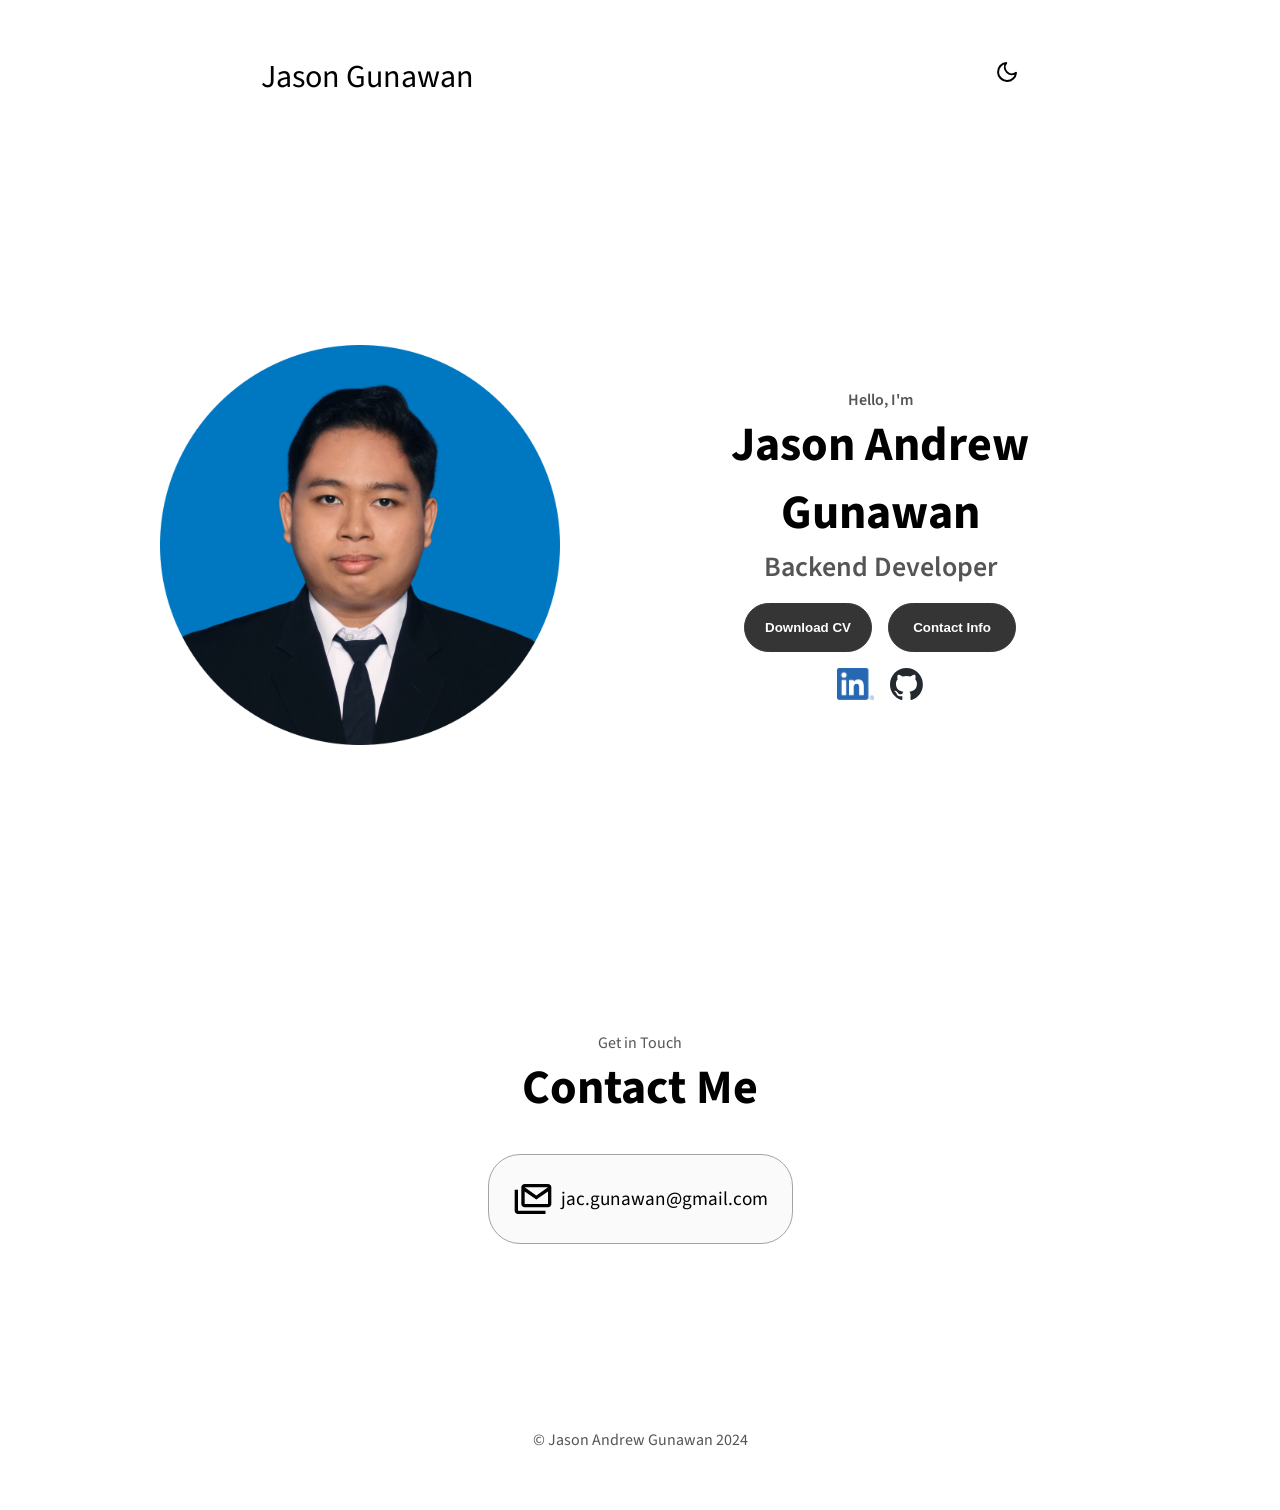
<file: index.html>
<!DOCTYPE html>
<html lang="en">
  <head>
    <meta charset="UTF-8" />
    <meta http-equiv="X-UA-Compatible" content="IE=edge" />
    <meta name="viewport" content="width=device-width, initial-scale=1.0" />
    <title>Portfolio</title>
    <link
      id="favicon"
      rel="icon"
      href="assets/favicon-light.ico"
      type="image/x-icon"
    />
    <link rel="stylesheet" href="css/styles.css" />
    <link rel="stylesheet" href="css/mediaqueries.css" />
  </head>
  <body>
    <nav id="desktop-nav">
      <div class="logo">Jason Gunawan</div>
      <div>
        <ul class="nav-links">
          <li id="theme-toggle">
            <svg
              xmlns="http://www.w3.org/2000/svg"
              width="24"
              height="24"
              viewBox="0 0 24 24"
              fill="none"
              stroke="currentColor"
              stroke-width="2"
              stroke-linecap="round"
              stroke-linejoin="round"
              class="theme-icon"
            >
              <path d="M21 12.79A9 9 0 1 1 11.21 3 7 7 0 0 0 21 12.79z"></path>
            </svg>
          </li>
        </ul>
      </div>
    </nav>
    <section id="profile">
      <div class="section__pic-container">
        <img src="./assets/profile.png" alt="Jason Gunawan profile picture" />
      </div>
      <div class="section__text">
        <p class="section__text__p1">Hello, I'm</p>
        <h1 class="title">Jason Andrew Gunawan</h1>
        <p class="section__text__p2">Backend Developer</p>
        <div class="btn-container">
          <button
            class="btn btn-color-1"
            onclick="window.open('./assets/CV Jason Andrew Gunawan.pdf')"
          >
            Download CV
          </button>
          <button class="btn btn-color-1" onclick="location.href='./#contact'">
            Contact Info
          </button>
        </div>
        <div id="socials-container">
          <img
            id="linkedin-icon"
            src="./assets/linkedin.png"
            alt="My LinkedIn profile"
            class="icon"
            onclick="location.href='https://www.linkedin.com/in/jasongunawan/'"
          />
          <img
            id="github-icon"
            src="./assets/github-mark-light.svg"
            alt="My GitHub profile"
            class="icon"
            onclick="location.href='https://github.com/jasandgun'"
          />
        </div>
      </div>
    </section>
    <section id="contact">
      <p class="section__text__p1">Get in Touch</p>
      <h1 class="title">Contact Me</h1>
      <div class="contact-info-upper-container">
        <div class="contact-info-container">
          <img
            id="email-icon"
            src="./assets/email-light.svg"
            alt="Email icon"
            class="icon contact-icon email-icon"
          />
          <p>
            <a href="mailto:jac.gunawan@gmail.com">jac.gunawan@gmail.com</a>
          </p>
        </div>
      </div>
    </section>
    <footer>
      <nav>
        <div class="nav-links-container">
          <ul class="nav-links"></ul>
        </div>
      </nav>
      <p>&#169; Jason Andrew Gunawan 2024</p>
    </footer>
    <script src="js/script.js"></script>
  </body>
</html>
</file>
<file: css/styles.css>
@import url("https://fonts.googleapis.com/css2?family=Source+Sans+3:ital,wght@0,200..900;1,200..900&display=swap");

:root {
  --text-color: rgb(85, 85, 85);
  --background-color: white;
  --primary-color: black;
  --secondary-color: grey;
  --accent-color: rgb(181, 181, 181);
  --border-color: rgb(163, 163, 163);
  --btn-background: rgb(53, 53, 53);
  --btn-text-color: white;
  --btn-hover-background: rgb(0, 0, 0);
  --light-background: rgb(250, 250, 250);
}

:root.dark-mode {
  --text-color: rgb(200, 200, 200);
  --background-color: rgb(30, 30, 30);
  --primary-color: white;
  --secondary-color: rgb(180, 180, 180);
  --accent-color: rgb(100, 100, 100);
  --border-color: rgb(100, 100, 100);
  --btn-background: rgb(220, 220, 220);
  --btn-text-color: black;
  --btn-hover-background: white;
  --light-background: rgb(50, 50, 50);
}

/* GENERAL */

* {
  margin: 0;
  padding: 0;
}

body {
  font-family: "Source Sans 3", sans-serif;
  background-color: var(--background-color);
  color: var(--primary-color);
}

html {
  scroll-behavior: smooth;
}

p {
  color: var(--text-color);
}

/* TRANSITION */

a,
.btn {
  transition: all 300ms ease;
}

/* DESKTOP NAV */

nav,
.nav-links {
  display: flex;
}

nav {
  justify-content: space-around;
  align-items: center;
  height: 17vh;
}

.nav-links {
  gap: 2rem;
  list-style: none;
  font-size: 1.5rem;
}

a {
  color: var(--primary-color);
  text-decoration: none;
  text-decoration-color: var(--background-color);
}

a:hover {
  color: var(--secondary-color);
  text-decoration: underline;
  text-underline-offset: 1rem;
  text-decoration-color: var(--accent-color);
}

.logo {
  font-size: 2rem;
}

.logo:hover {
  cursor: default;
}

/* HAMBURGER MENU */

#hamburger-nav {
  display: none;
}

.hamburger-menu {
  position: relative;
  display: inline-block;
}

.hamburger-icon {
  display: flex;
  flex-direction: column;
  justify-content: space-between;
  height: 24px;
  width: 30px;
  cursor: pointer;
}

.hamburger-icon span {
  width: 100%;
  height: 2px;
  background-color: var(--primary-color);
  transition: all 0.3s ease-in-out;
}

.menu-links {
  position: absolute;
  top: 100%;
  right: 0;
  background-color: var(--background-color);
  width: fit-content;
  max-height: 0;
  overflow: hidden;
  transition: all 0.3s ease-in-out;
}

.menu-links a {
  display: block;
  padding: 10px;
  text-align: center;
  font-size: 1.5rem;
  color: var(--primary-color);
  text-decoration: none;
  transition: all 0.3s ease-in-out;
}

.menu-links li {
  list-style: none;
}

.menu-links.open {
  max-height: 300px;
}

.hamburger-icon.open span:first-child {
  transform: rotate(45deg) translate(10px, 5px);
}

.hamburger-icon.open span:nth-child(2) {
  opacity: 0;
}

.hamburger-icon.open span:last-child {
  transform: rotate(-45deg) translate(10px, -5px);
}

.hamburger-icon span:first-child {
  transform: none;
}

.hamburger-icon span:first-child {
  opacity: 1;
}

.hamburger-icon span:first-child {
  transform: none;
}

/* SECTIONS */

section {
  padding-top: 4vh;
  height: 96vh;
  margin: 0 10rem;
  box-sizing: border-box;
  min-height: fit-content;
}

.section-container {
  display: flex;
}

/* PROFILE SECTION */

#profile {
  display: flex;
  justify-content: center;
  gap: 5rem;
  height: 80vh;
}

.section__pic-container {
  display: flex;
  height: 400px;
  width: 400px;
  margin: auto 0;
}

.section__text {
  align-self: center;
  text-align: center;
}

.section__text p {
  font-weight: 600;
}

.section__text__p1 {
  text-align: center;
}

.section__text__p2 {
  font-size: 1.75rem;
  margin-bottom: 1rem;
}

.title {
  font-size: 3rem;
  text-align: center;
}

#socials-container {
  display: flex;
  justify-content: center;
  margin-top: 1rem;
  gap: 1rem;
}

/* ICONS */

.icon {
  cursor: pointer;
  height: 2rem;
}

.theme-icon {
  cursor: pointer;
  transition: transform 0.3s ease;
}

.theme-icon:hover {
  transform: rotate(30deg);
}

/* BUTTONS */

.btn-container {
  display: flex;
  justify-content: center;
  gap: 1rem;
}

.btn {
  font-weight: 600;
  transition: all 300ms ease;
  padding: 1rem;
  width: 8rem;
  border-radius: 2rem;
}

.btn-color-1,
.btn-color-2 {
  border: var(--btn-background) 0.1rem solid;
}

.btn-color-1:hover,
.btn-color-2:hover {
  cursor: pointer;
}

.btn-color-1,
.btn-color-2:hover {
  background: var(--btn-background);
  color: var(--btn-text-color);
}

.btn-color-1:hover {
  background: var(--btn-hover-background);
}

.btn-color-2 {
  background: none;
}

.btn-color-2:hover {
  border: var(--background-color) 0.1rem solid;
}

.btn-container {
  gap: 1rem;
}

/* ABOUT SECTION */

#about {
  position: relative;
}

.about-containers {
  gap: 2rem;
  margin-bottom: 2rem;
  margin-top: 2rem;
}

.about-details-container {
  justify-content: center;
  flex-direction: column;
}

.about-containers,
.about-details-container {
  display: flex;
}

.about-pic {
  border-radius: 2rem;
}

.arrow {
  position: absolute;
  right: -5rem;
  bottom: 2.5rem;
}

.details-container {
  padding: 1.5rem;
  flex: 1;
  background: var(--background-color);
  border-radius: 2rem;
  border: var(--border-color) 0.1rem solid;
  text-align: center;
}

.section-container {
  gap: 4rem;
  height: 80%;
}

.section__pic-container {
  height: 400px;
  width: 400px;
  margin: auto 0;
}

/* EXPERIENCE SECTION */

#experience {
  position: relative;
}

.experience-sub-title {
  color: var(--text-color);
  font-weight: 600;
  font-size: 1.75rem;
  margin-bottom: 2rem;
}

.experience-details-container {
  display: flex;
  justify-content: center;
  flex-direction: column;
}

.article-container {
  display: flex;
  text-align: initial;
  flex-wrap: wrap;
  flex-direction: row;
  gap: 2.5rem;
  justify-content: space-around;
}

article {
  display: flex;
  width: 10rem;
  justify-content: space-around;
  gap: 0.5rem;
}

article .icon {
  cursor: default;
}

/* PROJECTS SECTION */

#projects {
  position: relative;
}

.color-container {
  border-color: var(--border-color);
  background: var(--light-background);
}

.project-img {
  border-radius: 2rem;
  width: 90%;
  height: 90%;
}

.project-title {
  margin: 1rem;
  color: var(--primary-color);
}

.project-btn {
  color: var(--primary-color);
  border-color: var(--border-color);
}

/* CONTACT */

#contact {
  display: flex;
  justify-content: center;
  flex-direction: column;
  height: 70vh;
}

.contact-info-upper-container {
  display: flex;
  justify-content: center;
  border-radius: 2rem;
  border: var(--border-color) 0.1rem solid;
  background: var(--light-background);
  margin: 2rem auto;
  padding: 0.5rem;
}

.contact-info-container {
  display: flex;
  align-items: center;
  justify-content: center;
  gap: 0.5rem;
  margin: 1rem;
}

.contact-info-container p {
  font-size: larger;
}

.contact-icon {
  cursor: default;
}

.email-icon {
  height: 2.5rem;
}

/* FOOTER SECTION */

footer {
  height: 26vh;
  margin: 0 1rem;
}

footer p {
  text-align: center;
}
</file>
<file: css/mediaqueries.css>
@media (prefers-color-scheme: dark) {
  :root:not(.light-mode) {
    --text-color: rgb(200, 200, 200);
    --background-color: rgb(30, 30, 30);
    --primary-color: white;
    --secondary-color: rgb(180, 180, 180);
    --accent-color: rgb(100, 100, 100);
    --border-color: rgb(100, 100, 100);
    --btn-background: rgb(220, 220, 220);
    --btn-text-color: black;
    --btn-hover-background: white;
    --light-background: rgb(50, 50, 50);
  }
}

@media screen and (max-width: 1400px) {
  #profile {
    height: 83vh;
    margin-bottom: 6rem;
  }

  .about-containers {
    flex-wrap: wrap;
  }

  #contact,
  #projects {
    height: fit-content;
  }
}

@media screen and (max-width: 1200px) {
  #desktop-nav {
    display: flex;
  }

  #hamburger-nav {
    display: flex;
  }

  #experience,
  .experience-details-container {
    margin-top: 2rem;
  }

  #profile,
  .section-container {
    display: block;
  }

  .arrow {
    display: none;
  }

  section,
  .section-container {
    height: fit-content;
  }

  section {
    margin: 0 5%;
  }

  .section__pic-container {
    width: 275px;
    height: 275px;
    margin: 0 auto 2rem;
  }

  .about-containers {
    margin-top: 0;
  }
}

@media screen and (max-width: 600px) {
  #contact,
  footer {
    height: 40vh;
  }

  #profile {
    height: 83vh;
    margin-bottom: 0;
  }

  article {
    font-size: 1rem;
  }

  footer nav {
    height: fit-content;
    margin-bottom: 2rem;
  }

  .about-containers,
  .contact-info-upper-container,
  .btn-container {
    flex-wrap: wrap;
  }

  .contact-info-container {
    margin: 0;
  }

  .contact-info-container p,
  .nav-links li a {
    font-size: 1rem;
  }

  .experience-sub-title {
    font-size: 1.25rem;
  }

  .logo {
    font-size: 1.5rem;
  }

  .nav-links {
    flex-direction: column;
    gap: 0.5rem;
    text-align: center;
  }

  .section__pic-container {
    width: auto;
    height: 46vw;
    justify-content: center;
  }

  .section__text__p2 {
    font-size: 1.25rem;
  }

  .title {
    font-size: 2rem;
  }

  .text-container {
    text-align: justify;
  }
}
</file>
